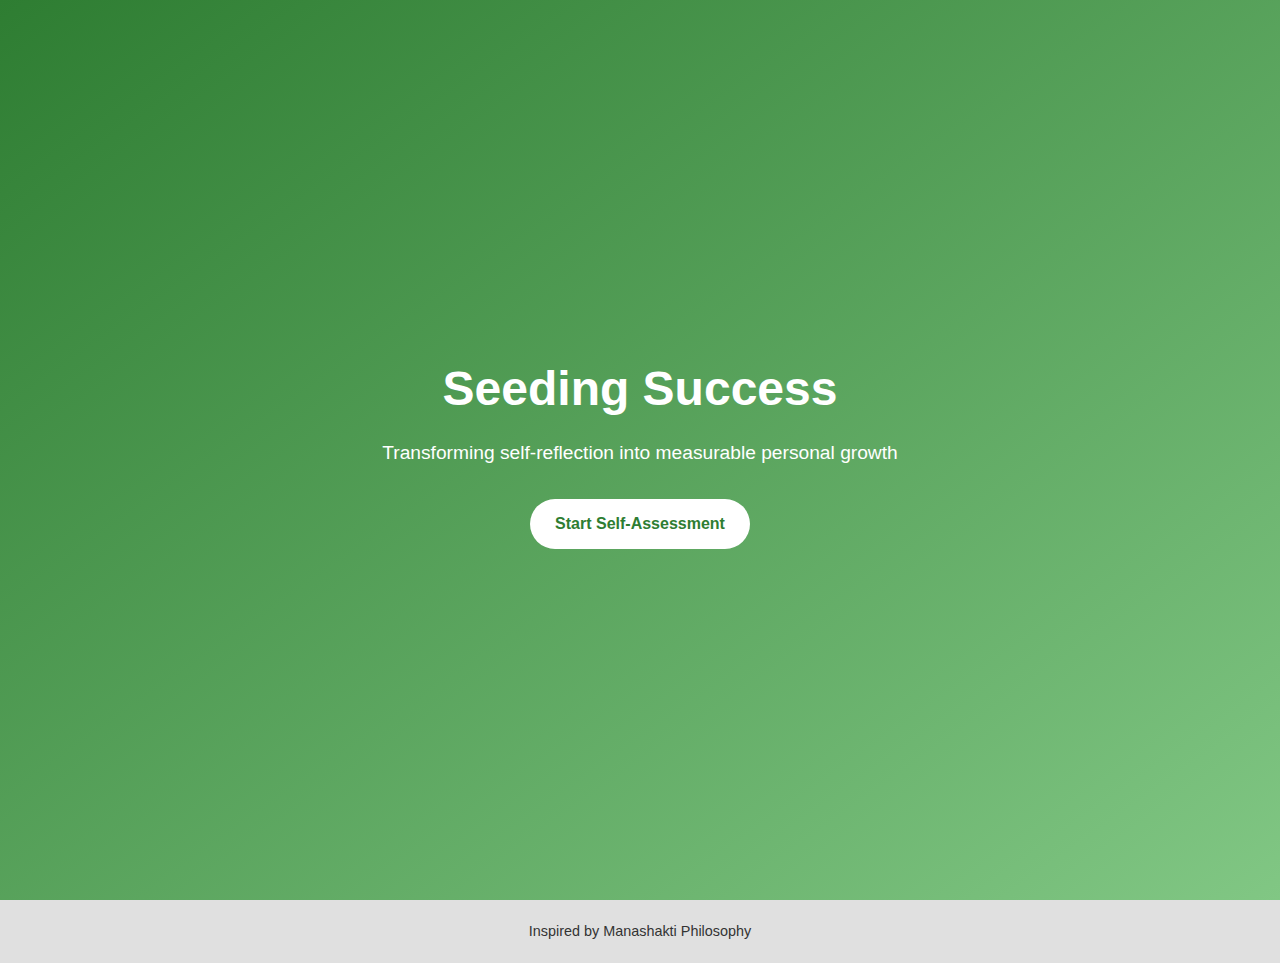
<file: index.html>
<!DOCTYPE html>
<html lang="en">
<head>
  <meta charset="UTF-8" />
  <meta name="viewport" content="width=device-width, initial-scale=1.0"/>
  <title>Seeding Success | Digital Self-Growth</title>
  <link rel="stylesheet" href="style.css" />
</head>
<body>

  <header class="hero">
    <h1>Seeding Success</h1>
    <p class="subtitle">
      Transforming self-reflection into measurable personal growth
    </p>

    <a href="baseline.html" class="btn-primary">
      Start Self-Assessment
    </a>
  </header>
  <footer>
    <p>Inspired by Manashakti Philosophy</p>
  </footer>

</body>
</html>
</file>
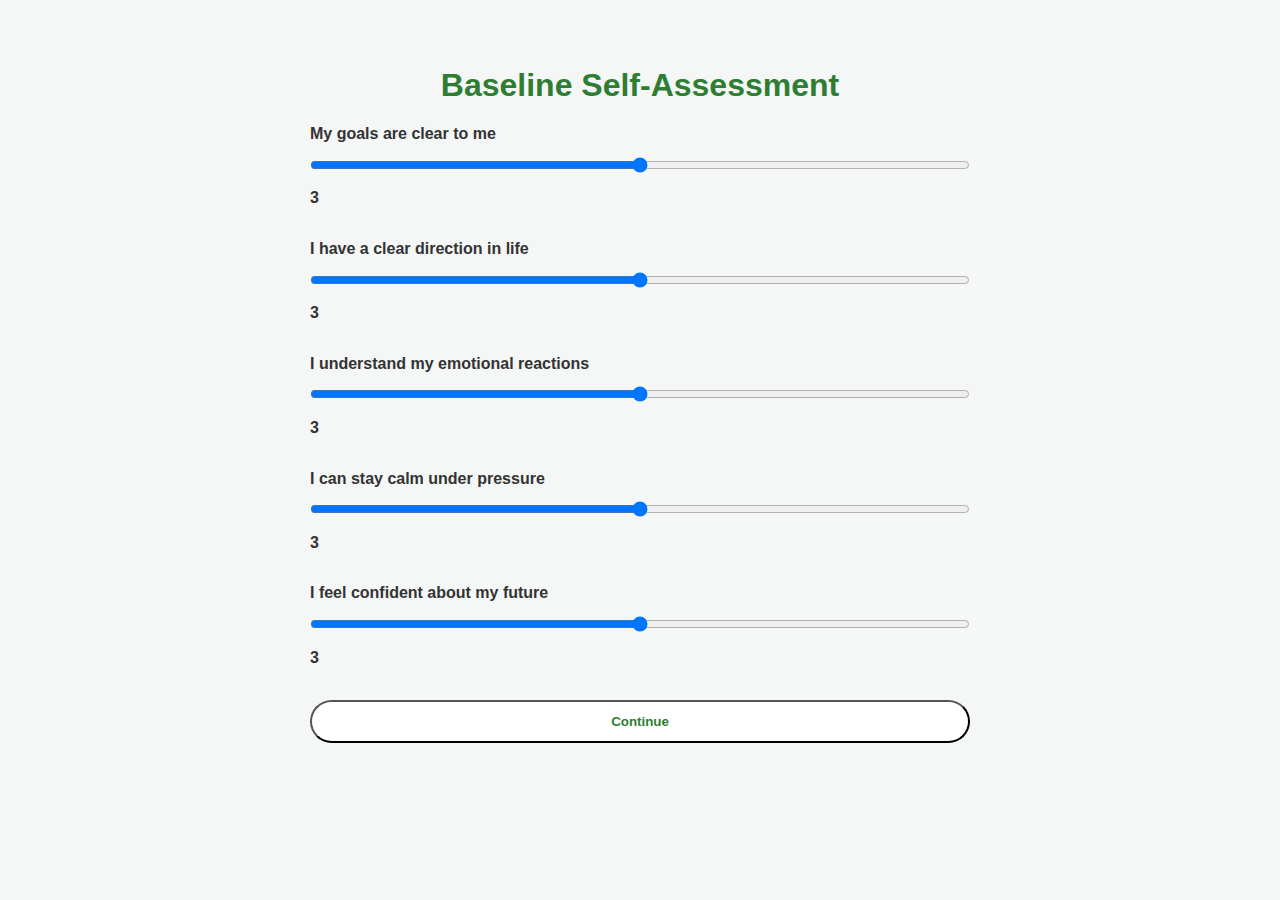
<file: baseline.html>
<!DOCTYPE html>
<html lang="en">
<head>
  <meta charset="UTF-8">
  <meta name="viewport" content="width=device-width, initial-scale=1.0">
  <title>Baseline Assessment</title>
  <link rel="stylesheet" href="style.css">
</head>
<body>

<section class="baseline-container">
  <h1>Baseline Self-Assessment</h1>

  <form id="baselineForm">

    <div class="question">
      <label>My goals are clear to me</label>
      <input type="range" min="1" max="5" value="3" class="slider">
      <span class="value">3</span>
    </div>

    <div class="question">
      <label>I have a clear direction in life</label>
      <input type="range" min="1" max="5" value="3" class="slider">
      <span class="value">3</span>
    </div>

    <div class="question">
      <label>I understand my emotional reactions</label>
      <input type="range" min="1" max="5" value="3" class="slider">
      <span class="value">3</span>
    </div>

    <div class="question">
      <label>I can stay calm under pressure</label>
      <input type="range" min="1" max="5" value="3" class="slider">
      <span class="value">3</span>
    </div>

    <div class="question">
      <label>I feel confident about my future</label>
      <input type="range" min="1" max="5" value="3" class="slider">
      <span class="value">3</span>
    </div>

    <button type="submit" class="btn-primary submit-btn">
      Continue
    </button>

  </form>
</section>

<script src="baseline.js"></script>
</body>
</html>
</file>
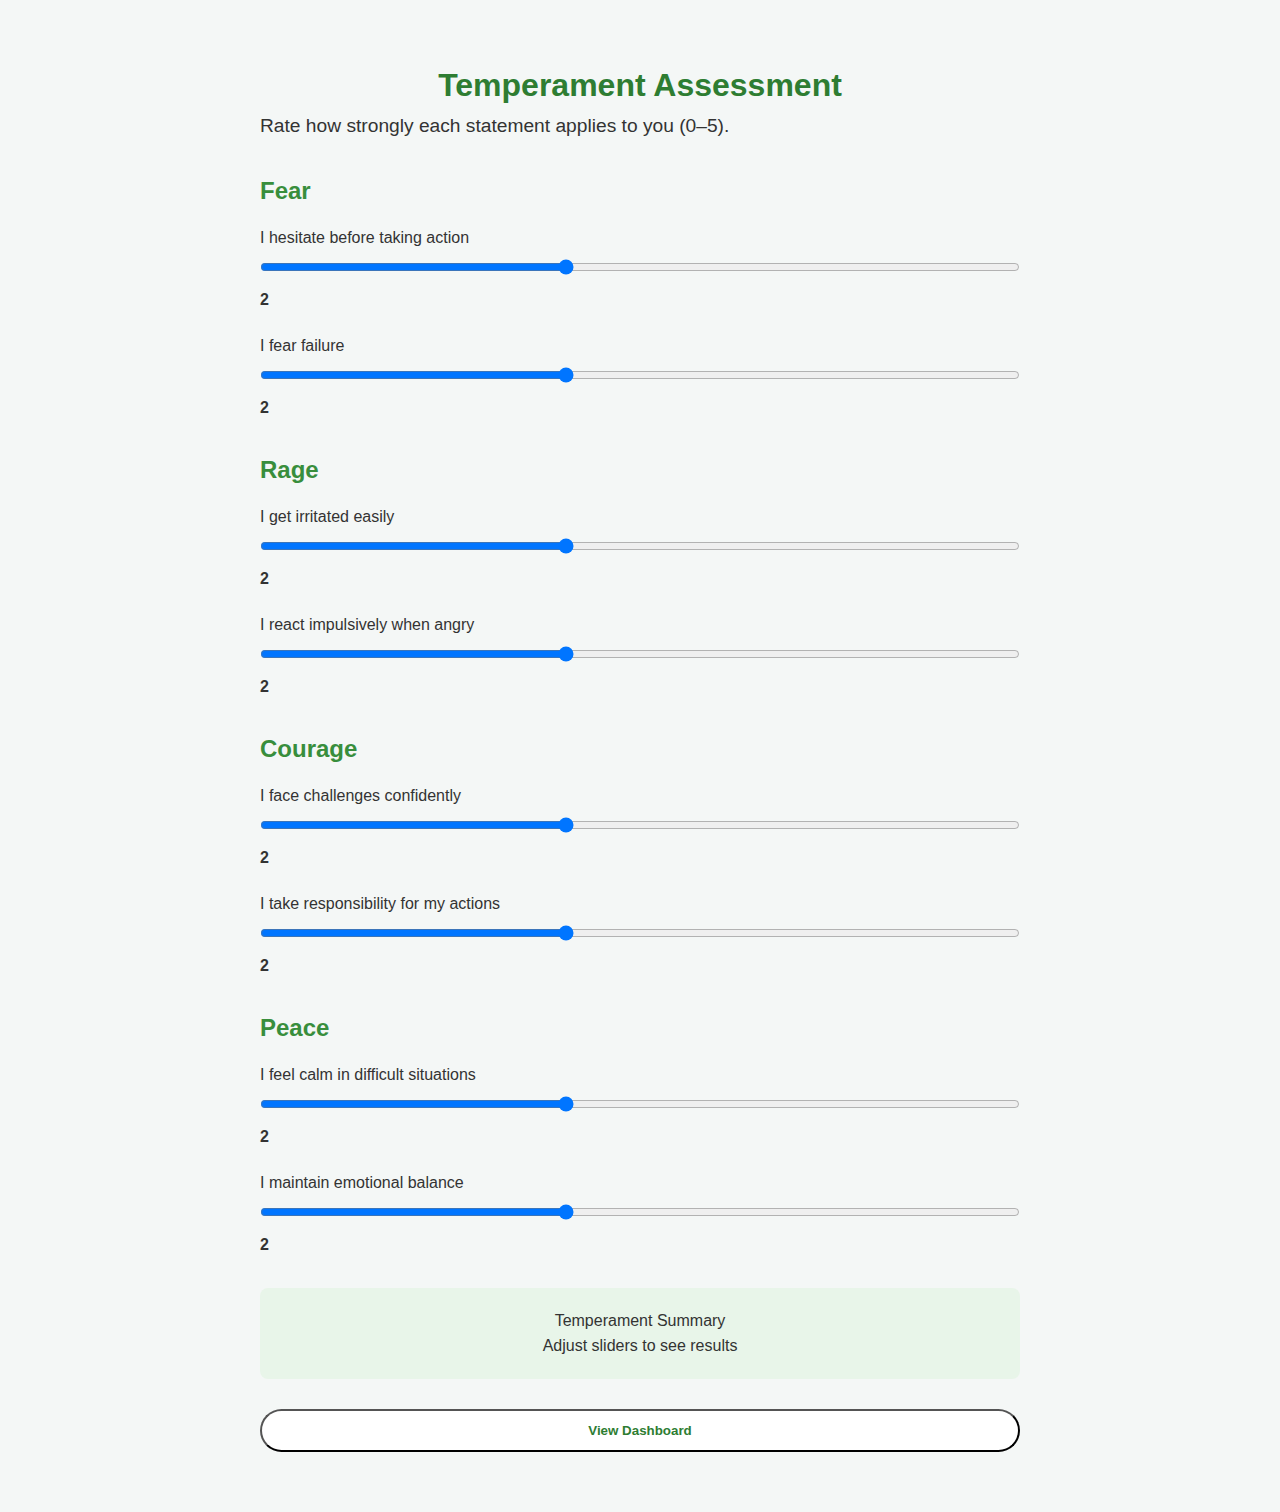
<file: temparament.html>
<!DOCTYPE html>
<html lang="en">
<head>
  <meta charset="UTF-8">
  <meta name="viewport" content="width=device-width, initial-scale=1.0">
  <title>Temperament Analysis | Seeding Success</title>
  <link rel="stylesheet" href="style.css">


</head>
<body>

  <section class="temperament-container">
    <h1>Temperament Assessment</h1>
    <p class="subtitle">
      Rate how strongly each statement applies to you (0–5).
    </p>

    <form id="temperamentForm">

     
      <h2>Fear</h2>
      <div class="trait">
        <label>I hesitate before taking action</label>
        <input type="range" min="0" max="5" value="2" class="fear slider">
        <span class="value">2</span>
      </div>

      <div class="trait">
        <label>I fear failure</label>
        <input type="range" min="0" max="5" value="2" class="fear slider">
        <span class="value">2</span>
      </div>

      <h2>Rage</h2>
      <div class="trait">
        <label>I get irritated easily</label>
        <input type="range" min="0" max="5" value="2" class="rage slider">
        <span class="value">2</span>
      </div>

      <div class="trait">
        <label>I react impulsively when angry</label>
        <input type="range" min="0" max="5" value="2" class="rage slider">
        <span class="value">2</span>
      </div>

     
      <h2>Courage</h2>
      <div class="trait">
        <label>I face challenges confidently</label>
        <input type="range" min="0" max="5" value="2" class="courage slider">
        <span class="value">2</span>
      </div>

      <div class="trait">
        <label>I take responsibility for my actions</label>
        <input type="range" min="0" max="5" value="2" class="courage slider">
        <span class="value">2</span>
      </div>

  
      <h2>Peace</h2>
      <div class="trait">
        <label>I feel calm in difficult situations</label>
        <input type="range" min="0" max="5" value="2" class="peace slider">
        <span class="value">2</span>
      </div>

      <div class="trait">
        <label>I maintain emotional balance</label>
        <input type="range" min="0" max="5" value="2" class="peace slider">
        <span class="value">2</span>
      </div>

      <div class="score-box">
        <p>Temperament Summary</p>
        <div id="temperamentResult">Adjust sliders to see results</div>
      </div>

      <button type="submit" class="btn-primary submit-btn">
        View Dashboard
      </button>

    </form>
  </section>
<script src="history.js"></script>
<script src="levels.js"></script>
<script src="badges.js"></script>
<script src="temparament.js"></script>



</body>
</html>
</file>
<file: style.css>
* {
  margin: 0;
  padding: 0;
  box-sizing: border-box;
  font-family: Arial, Helvetica, sans-serif;
}

body {
  background-color: #f4f7f6;
  color: #333;
  line-height: 1.6;
}

.hero {
  height: 100vh;
  background: linear-gradient(to bottom right, #2e7d32, #81c784);
  color: white;
  display: flex;
  flex-direction: column;
  justify-content: center;
  align-items: center;
  text-align: center;
  padding: 20px;
}

.hero h1 {
  font-size: 3rem;
  margin-bottom: 10px;
}

.subtitle {
  font-size: 1.2rem;
  margin-bottom: 30px;
  max-width: 600px;
}

.btn-primary {
  text-decoration: none;
  background-color: white;
  color: #2e7d32;
  padding: 12px 25px;
  border-radius: 25px;
  font-weight: bold;
  transition: 0.3s ease;
}

.btn-primary:hover {
  background-color: #e8f5e9;
}

section {
  padding: 50px 20px;
  max-width: 900px;
  margin: auto;
}

section h2 {
  margin-bottom: 15px;
  color: #2e7d32;
}

section ul,
section ol {
  margin-left: 20px;
}

footer {
  text-align: center;
  padding: 20px;
  background-color: #e0e0e0;
  font-size: 0.9rem;
}
.baseline-container {
  max-width: 700px;
  margin: auto;
  padding: 60px 20px;
}

.baseline-container h1 {
  text-align: center;
  margin-bottom: 10px;
  color: #2e7d32;
}

.baseline-container .subtitle {
  text-align: center;
  margin-bottom: 40px;
}

.question {
  margin-bottom: 25px;
}

.question label {
  display: block;
  margin-bottom: 8px;
  font-weight: 600;
}

.slider {
  width: 100%;
}

.value {
  display: inline-block;
  margin-top: 5px;
  font-weight: bold;
}
.submit-btn {
  margin-top: 30px;
  width: 100%;
  display: block;
  text-align: center;
  cursor: pointer;
}
.goal-container {
  max-width: 800px;
  margin: auto;
  padding: 60px 20px;
}

.goal-container h1 {
  text-align: center;
  color: #2e7d32;
  margin-bottom: 10px;
}

.field {
  margin-bottom: 25px;
}

.field label {
  display: block;
  font-weight: 600;
  margin-bottom: 8px;
}

.field textarea,
.field select {
  width: 100%;
  padding: 10px;
  font-size: 1rem;
}

.score-box {
  background: #e8f5e9;
  padding: 20px;
  text-align: center;
  border-radius: 8px;
  margin: 30px 0;
}

.score-box h2 {
  font-size: 2.5rem;
  color: #2e7d32;
}
.temperament-container {
  max-width: 800px;
  margin: auto;
  padding: 60px 20px;
}

.temperament-container h1 {
  text-align: center;
  color: #2e7d32;
}

.temperament-container h2 {
  margin-top: 30px;
  color: #388e3c;
}

.trait {
  margin-bottom: 20px;
}

.trait label {
  display: block;
  margin-bottom: 6px;
  font-weight: 500;
}
.dashboard-container {
  max-width: 1000px;
  margin: auto;
  padding: 60px 20px;
}

.dashboard-container h1 {
  text-align: center;
  color: #2e7d32;
}

.summary-grid {
  display: grid;
  grid-template-columns: repeat(auto-fit, minmax(200px, 1fr));
  gap: 20px;
  margin: 40px 0;
}

.summary-card {
  background: #e8f5e9;
  padding: 20px;
  border-radius: 10px;
  text-align: center;
}

.summary-card h3 {
  margin-bottom: 10px;
}

.summary-card p {
  font-size: 2rem;
  font-weight: bold;
  color: #2e7d32;
}

.chart-box {
  margin: 50px 0;
}

.insight-box {
  background: #f1f8e9;
  padding: 25px;
  border-left: 5px solid #2e7d32;
  font-size: 1.1rem;
}
#historyList {
  list-style: none;
  padding: 0;
}

#historyList li {
  background: #e8f5e9;
  padding: 15px;
  margin-bottom: 10px;
  border-radius: 6px;
}
#badgesContainer {
  display: flex;
  flex-wrap: wrap;
  gap: 10px;
}

.badge {
  background: #c8e6c9;
  padding: 10px 15px;
  border-radius: 20px;
  font-weight: bold;
}
.reset-box {
  text-align: center;
  margin: 50px 0;
}

.btn-reset {
  background-color: #e53935;
  color: white;
  padding: 12px 30px;
  border: none;
  border-radius: 25px;
  font-size: 1rem;
  cursor: pointer;
}

.btn-reset:hover {
  background-color: #c62828;
}
</file>
